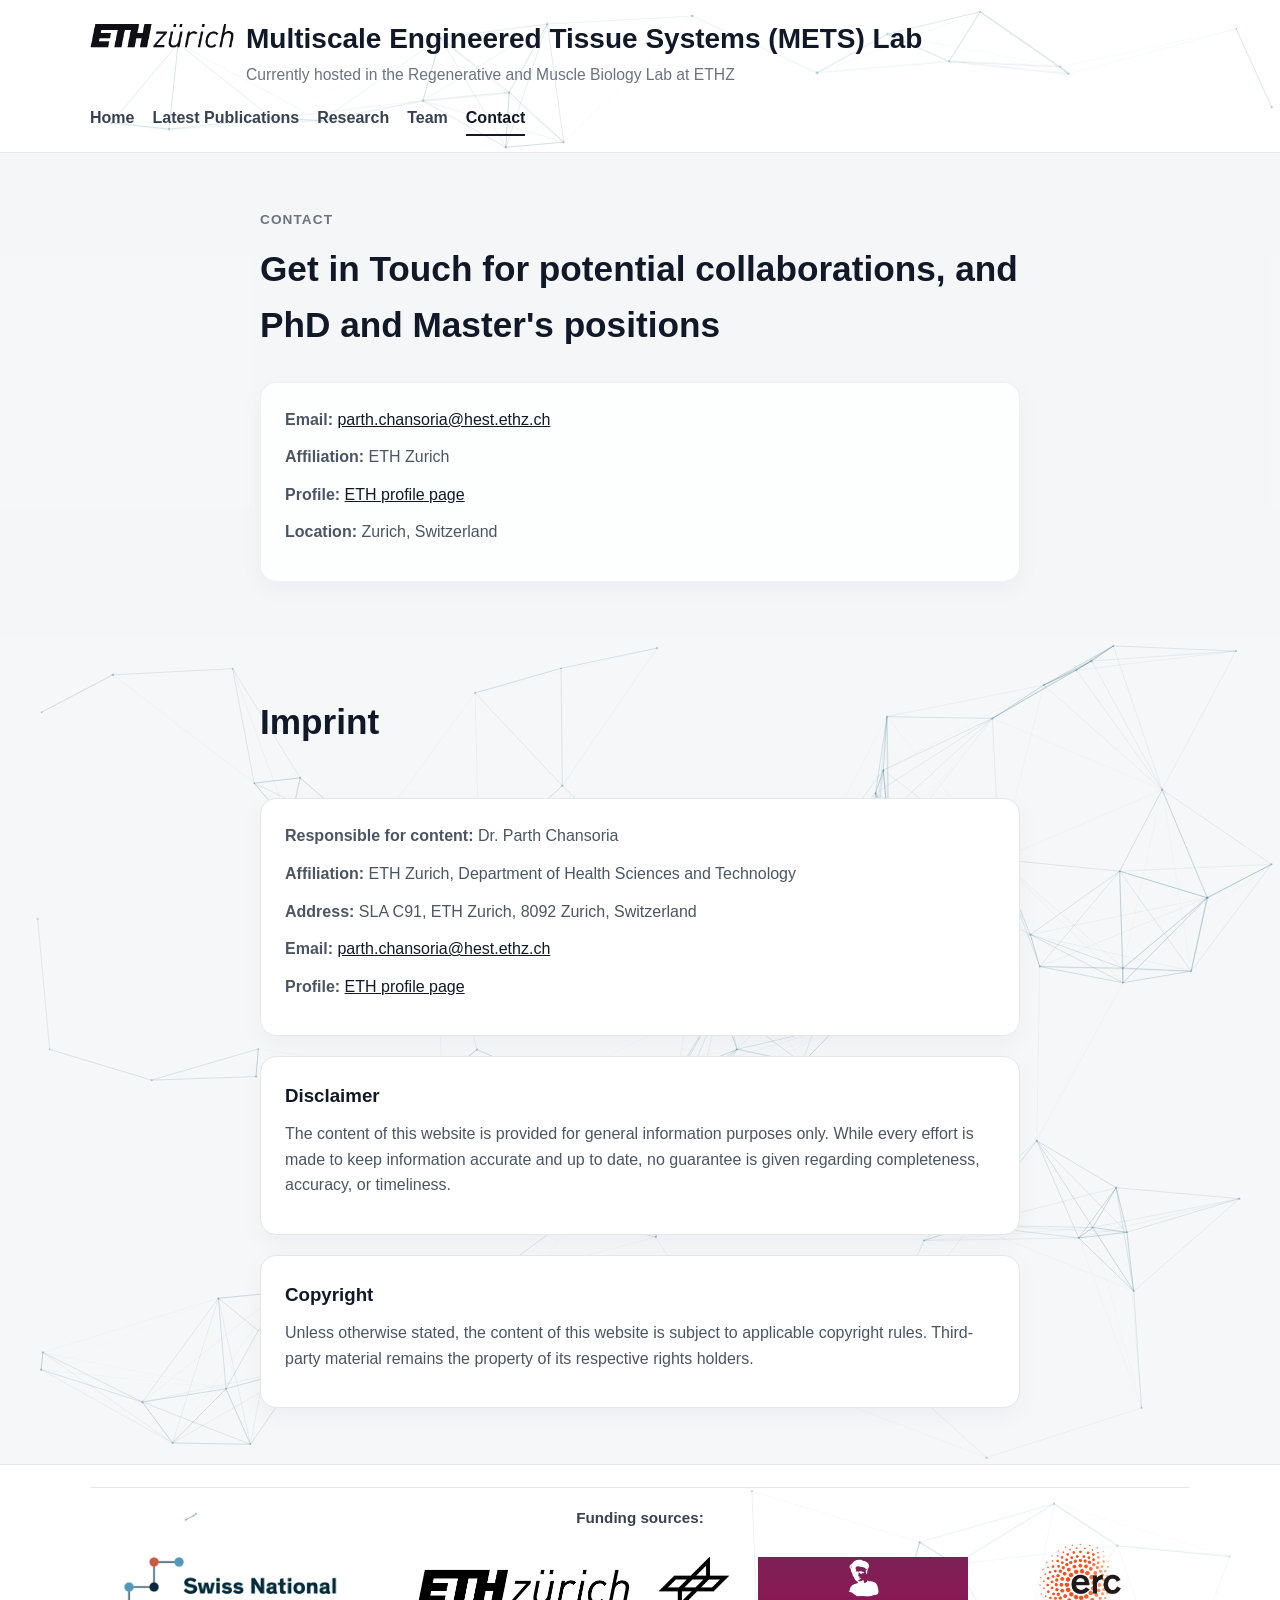
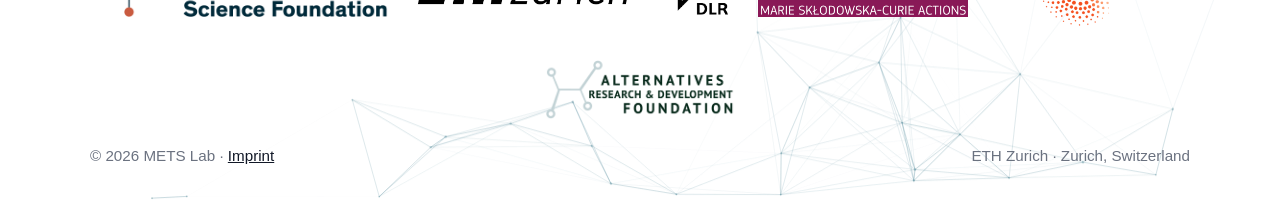
<file: contact.html>
<!DOCTYPE html>
<html lang="en">
<head>
  <meta charset="UTF-8" />
  <meta name="viewport" content="width=device-width, initial-scale=1.0" />
  <title>Contact | METS Lab</title>
  <link rel="stylesheet" href="style.css" />
  <script src="hero-dots.js" defer></script>
  <link rel="icon" type="image/png" sizes="32x32" href="Favicon.png?v=3" />
<link rel="shortcut icon" href="Favicon.png?v=3" />
<link rel="apple-touch-icon" href="Favicon.png?v=3" />
</head>
<body>
  <header class="site-header">
    <div class="container">
      <div class="topbar">
  <img src="ETH_Zürich_Logo_black.svg.png" alt="ETH Zurich logo" class="eth-logo" />
    <div class="brand">
    <h1>Multiscale Engineered Tissue Systems (METS) Lab</h1>
    <p class="tagline">Currently hosted in the Regenerative and Muscle Biology Lab at ETHZ</p>
  </div>
</div>

      <nav class="nav">
        <a href="index.html">Home</a>
        <a href="publications.html">Latest Publications</a>
        <a href="research.html">Research</a>
        <a href="team.html">Team</a>
        <a href="contact.html" class="active">Contact</a>
      </nav>
    </div>
  </header>

<main>
<section class="section section-has-bg">
  <!-- Background Video (plays once and stays on the last frame) -->
  <video class="bg-video" autoplay muted playsinline preload="auto">
    <source src="metslab.mp4" type="video/mp4" />
    Your browser does not support the video tag.
  </video>

  <!-- Semi-transparent overlay -->
  <div class="bg-overlay"></div>

  <!-- Content Layer -->
  <div class="container narrow section-content">
    <p class="eyebrow">Contact</p>
    <h2 class="page-title">Get in Touch for potential collaborations, and PhD and Master's positions</h2>

    <div class="card">
      <p><strong>Email:</strong> <a href="mailto:parth.chansoria@hest.ethz.ch">parth.chansoria@hest.ethz.ch</a></p>
      <p><strong>Affiliation:</strong> ETH Zurich</p>
      <p><strong>Profile:</strong> <a href="https://hest.ethz.ch/en/department/people/people-a-z/personen-detail.parth-chansoria.html" target="_blank" rel="noopener noreferrer">ETH profile page</a></p>
      <p><strong>Location:</strong> Zurich, Switzerland</p>
    </div>
  </div>
</section>
<section class="section" id="imprint">
    <div class="container narrow stack">
      <h2 class="page-title">Imprint</h2>

      <div class="card">
        <p><strong>Responsible for content:</strong> Dr. Parth Chansoria</p>
        <p><strong>Affiliation:</strong> ETH Zurich, Department of Health Sciences and Technology</p>
        <p><strong>Address:</strong> SLA C91, ETH Zurich, 8092 Zurich, Switzerland</p>
        <p><strong>Email:</strong> <a href="mailto:parth.chansoria@hest.ethz.ch">parth.chansoria@hest.ethz.ch</a></p>
        <p><strong>Profile:</strong> <a href="https://hest.ethz.ch/en/department/people/people-a-z/personen-detail.parth-chansoria.html" target="_blank">ETH profile page</a></p>
      </div>

      <div class="card">
        <h3>Disclaimer</h3>
        <p>
          The content of this website is provided for general information purposes only.
          While every effort is made to keep information accurate and up to date, no guarantee
          is given regarding completeness, accuracy, or timeliness.
        </p>
      </div>

      <div class="card">
        <h3>Copyright</h3>
        <p>
          Unless otherwise stated, the content of this website is subject to applicable copyright rules.
          Third-party material remains the property of its respective rights holders.
        </p>
      </div>
    </div>
  </section>
</main>

  <footer class="site-footer">
  <div class="container funding-block">
  <p class="funding-title">Funding sources:</p>
  <div class="funding-row">
    <img src="SNSF-logo.png" alt="SNSF logo" class="funding-logo" />
    <img src="ETH-logo.png" alt="ETH logo" class="funding-logo" />
    <img src="DLR-logo.png" alt="DLR logo" class="funding-logo" />
    <img src="MSCA-logo.png" alt="MSCA logo" class="funding-logo" />
    <img src="erc-logo.png" alt="European Research Council (ERC) logo" class="funding-logo" />
    <img src="ardf-logo.png" alt="Alternatives Research &amp; Development Foundation (ARDF) logo" class="funding-logo" />
  </div>
</div>

  <div class="container footer-row">
    <p>© 2026 METS Lab · <a href="contact.html#imprint">Imprint</a></p>
    <p>ETH Zurich · Zurich, Switzerland</p>
  </div>
</footer>
</body>
</html>
</file>
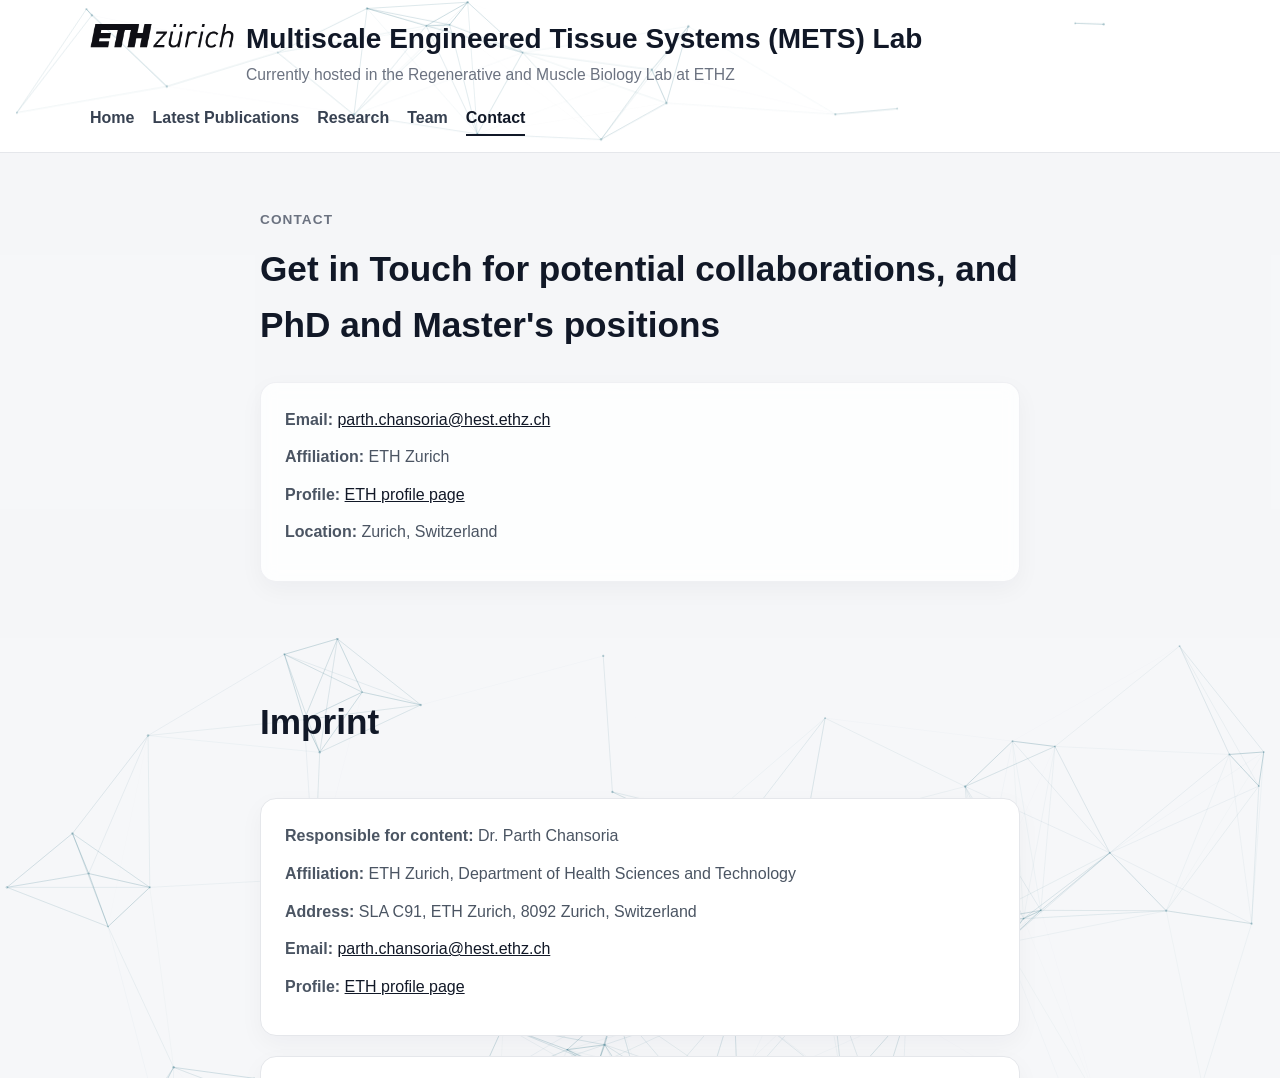
<file: imprint.html>
<!DOCTYPE html><html lang="en"><head><meta charset="UTF-8"><meta name="viewport" content="width=device-width, initial-scale=1"><meta http-equiv="refresh" content="0;url=contact.html#imprint"><title>Imprint | METS Lab</title><link rel="canonical" href="https://www.metslab.org/contact.html#imprint"></head><body><p>The imprint is now on our <a href="contact.html#imprint">Contact page</a>.</p></body></html>
</file>
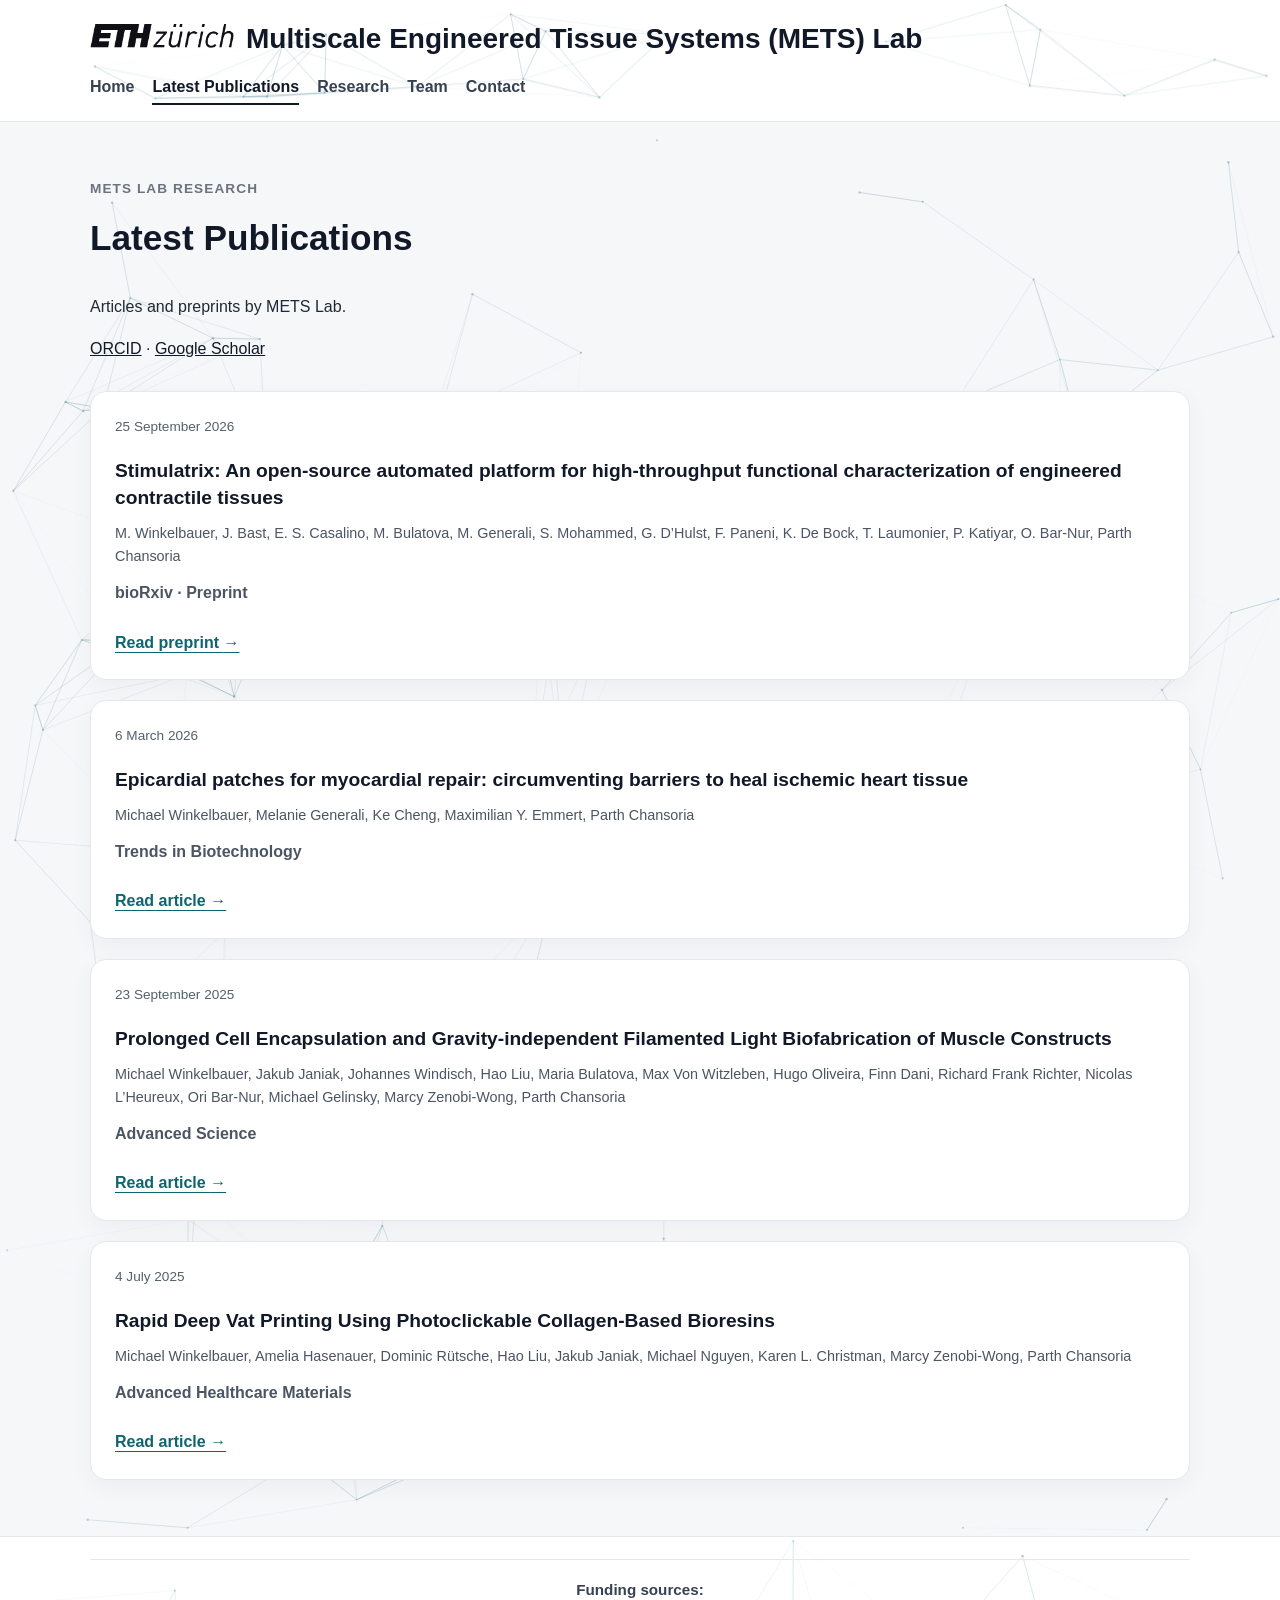
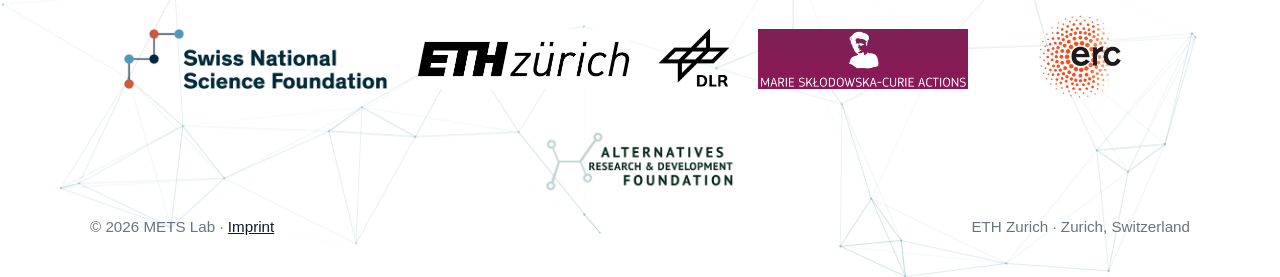
<file: publications.html>
<!DOCTYPE html>
<html lang="en">
<head>
  <meta charset="UTF-8" />
  <meta name="viewport" content="width=device-width, initial-scale=1.0" />
  <title>Latest Publications | METS Lab</title>
  <link rel="stylesheet" href="style.css" />
  <script src="hero-dots.js" defer></script>
   <link rel="icon" type="image/png" sizes="32x32" href="Favicon.png?v=3" />
<link rel="shortcut icon" href="Favicon.png?v=3" />
<link rel="apple-touch-icon" href="Favicon.png?v=3" />
</head>
<body>
  <header class="site-header">
    <div class="container">
      <div class="topbar">
  <img src="ETH_Zürich_Logo_black.svg.png" alt="ETH Zurich logo" class="eth-logo" />
  <div class="brand">
    <h1>Multiscale Engineered Tissue Systems (METS) Lab</h1>
    
  </div>
</div>

      <nav class="nav">
        <a href="index.html">Home</a>
        <a href="publications.html" class="active">Latest Publications</a>
        <a href="research.html">Research</a>
        <a href="team.html">Team</a>
        <a href="contact.html">Contact</a>
      </nav>
    </div>
  </header>

  <main class="section">
  <div class="container">
    <p class="eyebrow">METS Lab research</p>
    <h2 class="page-title">Latest Publications</h2>
    <p class="publication-intro">Articles and preprints by METS Lab.</p>
    <p class="profile-links"><a href="https://orcid.org/0000-0002-6107-6848">ORCID</a> · <a href="https://scholar.google.com/citations?user=t23IbHcAAAAJ&amp;sortby=pubdate">Google Scholar</a></p>
    <div class="stack">
<!-- publications:start -->
<article class="card publication-card">
  <div class="news-meta"><time datetime="2026-09-25">25 September 2026</time></div>
  <h3><a href="https://doi.org/10.64898/2026.09.24.750079">Stimulatrix: An open-source automated platform for high-throughput functional characterization of engineered contractile tissues</a></h3>
  <p class="publication-authors">M. Winkelbauer, J. Bast, E. S. Casalino, M. Bulatova, M. Generali, S. Mohammed, G. D’Hulst, F. Paneni, K. De Bock, T. Laumonier, P. Katiyar, O. Bar-Nur, Parth Chansoria</p>
  <p><strong>bioRxiv · Preprint</strong></p>
  <a class="news-link" href="https://doi.org/10.64898/2026.09.24.750079">Read preprint <span aria-hidden="true">&rarr;</span></a>
</article>
<article class="card publication-card">
  <div class="news-meta"><time datetime="2026-03-06">6 March 2026</time></div>
  <h3><a href="https://doi.org/10.1016/j.tibtech.2026.01.014">Epicardial patches for myocardial repair: circumventing barriers to heal ischemic heart tissue</a></h3>
  <p class="publication-authors">Michael Winkelbauer, Melanie Generali, Ke Cheng, Maximilian Y. Emmert, Parth Chansoria</p>
  <p><strong>Trends in Biotechnology</strong></p>
  <a class="news-link" href="https://doi.org/10.1016/j.tibtech.2026.01.014">Read article <span aria-hidden="true">&rarr;</span></a>
</article>
<article class="card publication-card">
  <div class="news-meta"><time datetime="2025-09-23">23 September 2025</time></div>
  <h3><a href="https://doi.org/10.1002/advs.202512727">Prolonged Cell Encapsulation and Gravity‐independent Filamented Light Biofabrication of Muscle Constructs</a></h3>
  <p class="publication-authors">Michael Winkelbauer, Jakub Janiak, Johannes Windisch, Hao Liu, Maria Bulatova, Max Von Witzleben, Hugo Oliveira, Finn Dani, Richard Frank Richter, Nicolas L’Heureux, Ori Bar‐Nur, Michael Gelinsky, Marcy Zenobi‐Wong, Parth Chansoria</p>
  <p><strong>Advanced Science</strong></p>
  <a class="news-link" href="https://doi.org/10.1002/advs.202512727">Read article <span aria-hidden="true">&rarr;</span></a>
</article>
<article class="card publication-card">
  <div class="news-meta"><time datetime="2025-07-04">4 July 2025</time></div>
  <h3><a href="https://doi.org/10.1002/adhm.202405105">Rapid Deep Vat Printing Using Photoclickable Collagen‐Based Bioresins</a></h3>
  <p class="publication-authors">Michael Winkelbauer, Amelia Hasenauer, Dominic Rütsche, Hao Liu, Jakub Janiak, Michael Nguyen, Karen L. Christman, Marcy Zenobi‐Wong, Parth Chansoria</p>
  <p><strong>Advanced Healthcare Materials</strong></p>
  <a class="news-link" href="https://doi.org/10.1002/adhm.202405105">Read article <span aria-hidden="true">&rarr;</span></a>
</article>
<!-- publications:end -->
    </div>
  </div>
</main>

  <footer class="site-footer">
  <div class="container funding-block">
  <p class="funding-title">Funding sources:</p>
  <div class="funding-row">
    <img src="SNSF-logo.png" alt="SNSF logo" class="funding-logo" />
    <img src="ETH-logo.png" alt="ETH logo" class="funding-logo" />
    <img src="DLR-logo.png" alt="DLR logo" class="funding-logo" />
    <img src="MSCA-logo.png" alt="MSCA logo" class="funding-logo" />
    <img src="erc-logo.png" alt="European Research Council (ERC) logo" class="funding-logo" />
    <img src="ardf-logo.png" alt="Alternatives Research &amp; Development Foundation (ARDF) logo" class="funding-logo" />
  </div>
</div>

  <div class="container footer-row">
    <p>© 2026 METS Lab · <a href="contact.html#imprint">Imprint</a></p>
    <p>ETH Zurich · Zurich, Switzerland</p>
  </div>
</footer>
</body>
</html>
</file>
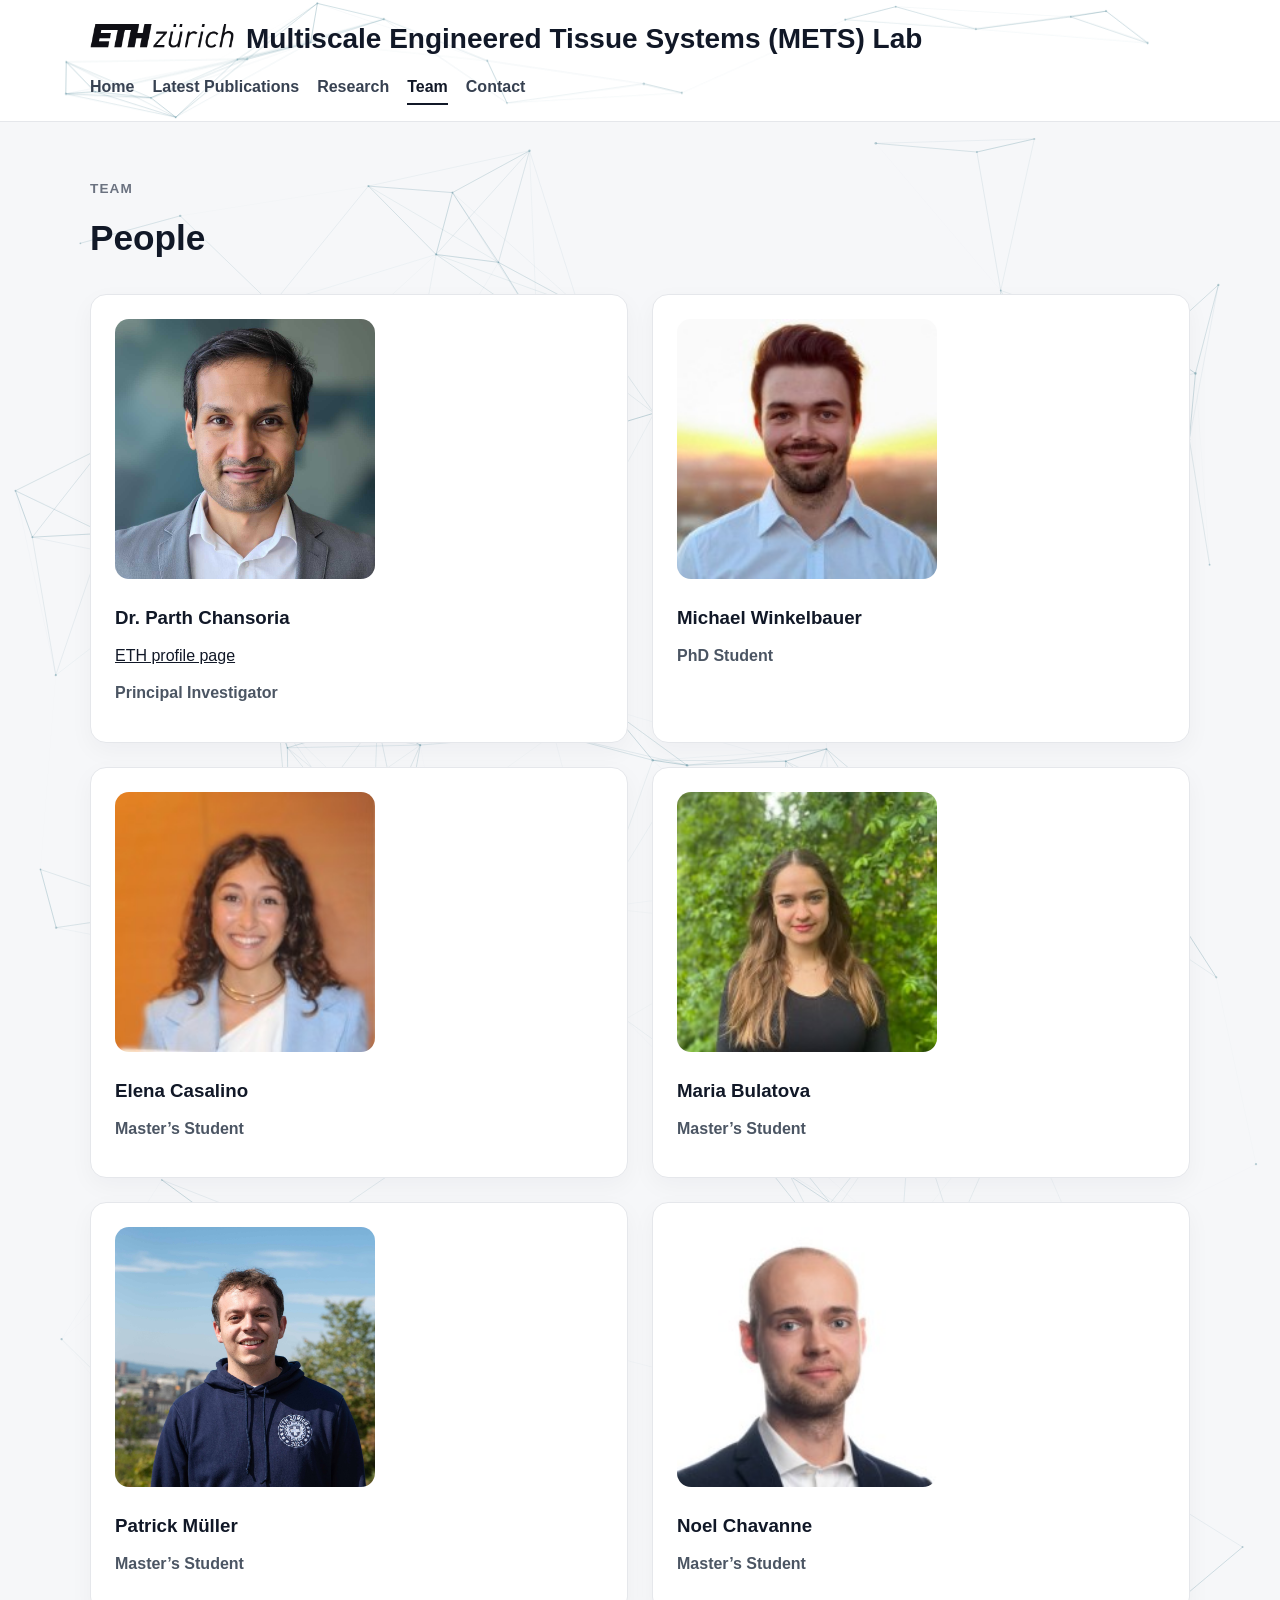
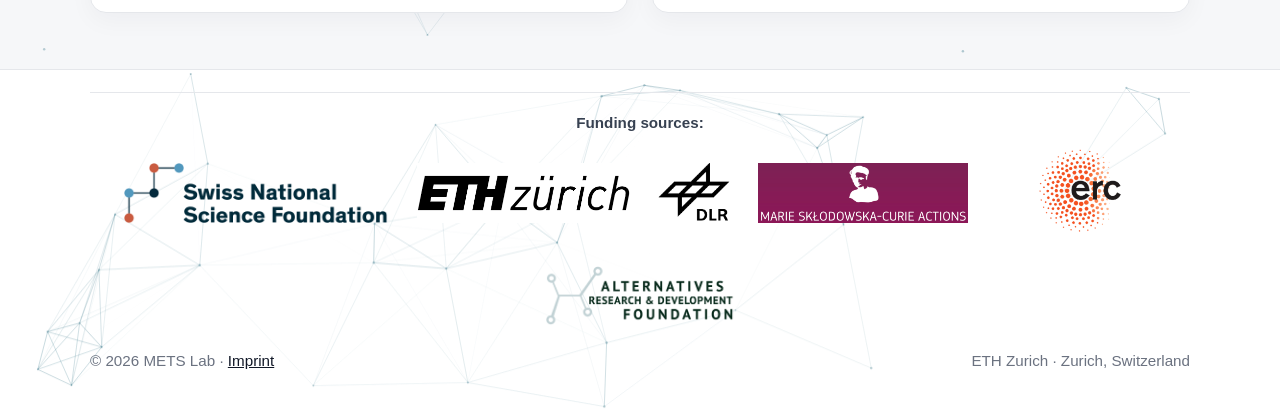
<file: team.html>
<!DOCTYPE html>
<html lang="en">
<head>
  <meta charset="UTF-8" />
  <meta name="viewport" content="width=device-width, initial-scale=1.0" />
  <title>Team | METS Lab</title>
  <link rel="stylesheet" href="style.css" />
  <script src="hero-dots.js" defer></script>
   <link rel="icon" type="image/png" sizes="32x32" href="Favicon.png?v=3" />
<link rel="shortcut icon" href="Favicon.png?v=3" />
<link rel="apple-touch-icon" href="Favicon.png?v=3" />
</head>
<body>
  <header class="site-header">
    <div class="container">
      <div class="topbar">
  <img src="ETH_Zürich_Logo_black.svg.png" alt="ETH Zurich logo" class="eth-logo" />
   <div class="brand">
    <h1>Multiscale Engineered Tissue Systems (METS) Lab</h1>
      </div>
</div>

      <nav class="nav">
        <a href="index.html">Home</a>
        <a href="publications.html">Latest Publications</a>
        <a href="research.html">Research</a>
        <a href="team.html" class="active">Team</a>
        <a href="contact.html">Contact</a>
      </nav>
    </div>
  </header>

  <main class="section">
    <div class="container">
      <p class="eyebrow">Team</p>
      <h2 class="page-title">People</h2>

      <div class="team-grid">
        <article class="team-card">
          <img src="Parth-photo.jpg" alt="Parth Chansoria" class="team-photo" />
          <h3>Dr. Parth Chansoria</h3>
          <p><a href="https://hest.ethz.ch/en/department/people/people-a-z/personen-detail.parth-chansoria.html" target="_blank">ETH profile page</a></p>
          <p class="role">Principal Investigator</p>
        </article>

        <article class="team-card">
          <img src="Michael-photo.jpg" alt="Michael Winkelbauer" class="team-photo" />
          <h3>Michael Winkelbauer</h3>
          <p class="role">PhD Student</p>
        </article>

        <article class="team-card">
          <img src="Elena-photo.jpg" alt="Elena Casalino" class="team-photo" />
          <h3>Elena Casalino</h3>
          <p class="role">Master’s Student</p>
        </article>

        <article class="team-card">
          <img src="Maria-photo.jpg" alt="Maria Bulatova" class="team-photo" />
          <h3>Maria Bulatova</h3>
          <p class="role">Master’s Student</p>
        </article>

        <article class="team-card">
          <img src="Patrick-photo.jpg" alt="Patrick Müller" class="team-photo" />
          <h3>Patrick Müller</h3>
          <p class="role">Master’s Student</p>
        </article>

        <article class="team-card">
          <img src="Noel-photo.jpg" alt="Noel Chavanne" class="team-photo" />
          <h3>Noel Chavanne</h3>
          <p class="role">Master’s Student</p>
        </article>
      </div>

      
    </div>
  </main>

  <footer class="site-footer">
  <div class="container funding-block">
  <p class="funding-title">Funding sources:</p>
  <div class="funding-row">
    <img src="SNSF-logo.png" alt="SNSF logo" class="funding-logo" />
    <img src="ETH-logo.png" alt="ETH logo" class="funding-logo" />
    <img src="DLR-logo.png" alt="DLR logo" class="funding-logo" />
    <img src="MSCA-logo.png" alt="MSCA logo" class="funding-logo" />
    <img src="erc-logo.png" alt="European Research Council (ERC) logo" class="funding-logo" />
    <img src="ardf-logo.png" alt="Alternatives Research &amp; Development Foundation (ARDF) logo" class="funding-logo" />
  </div>
</div>

  <div class="container footer-row">
    <p>© 2026 METS Lab · <a href="contact.html#imprint">Imprint</a></p>
    <p>ETH Zurich · Zurich, Switzerland</p>
  </div>
</footer>
</body>
</html>
</file>
<file: style.css>
* {
  box-sizing: border-box;
}

html {
  scroll-behavior: smooth;
}

body {
  margin: 0;
  font-family: Arial, Helvetica, sans-serif;
  line-height: 1.6;
  color: #1f2937;
  background: #f6f7f9;
}

.container {
  width: min(1100px, 92%);
  margin: 0 auto;
}

.narrow {
  width: min(760px, 100%);
}

.site-header {
  background: #ffffff;
  border-bottom: 1px solid #e5e7eb;
  padding: 22px 0 16px;
}

.topbar {
  display: flex;
  align-items: flex-start;
  gap: 12px;
}

.eth-logo {
  height: 24px;
  width: auto;
  display: block;
  object-fit: contain;
  margin-top: 2px;
  flex-shrink: 0;
}

.mets-logo {
  height: 64px;
  width: auto;
  display: block;
  object-fit: contain;
  margin-top: 2px;
  flex-shrink: 0;
}

.brand h1 {
  margin: 0;
  font-size: 1.75rem;
  line-height: 1.2;
  color: #111827;
}

.tagline {
  margin: 6px 0 0;
  color: #6b7280;
  font-size: 0.98rem;
}

.nav {
  margin-top: 18px;
  display: flex;
  flex-wrap: wrap;
  gap: 18px;
}

.nav a {
  text-decoration: none;
  color: #374151;
  font-weight: 600;
  padding-bottom: 4px;
  border-bottom: 2px solid transparent;
}

.nav a:hover,
.nav a.active {
  color: #111827;
  border-bottom-color: #111827;
}

.hero {
  position: relative;
  width: 100%;
  padding: 110px 0 90px; /* Increased top/bottom padding gives the video vertical breathing room */
  min-height: 540px;    /* Taller frame reveals much more of the video's vertical area */
  display: flex;
  align-items: center;
  overflow: hidden;
  background: #f6f7f9;
}

.dot-region {
  position: relative;
  isolation: isolate;
}

.dot-region > :not(.site-dots) {
  position: relative;
  z-index: 1;
}

.site-dots {
  position: absolute;
  inset: 0;
  width: 100%;
  height: 100%;
  pointer-events: none;
  z-index: 0;
}

.button:focus-visible {
  outline: 3px solid #147f91;
  outline-offset: 4px;
}

.hero-video {
  position: absolute;
  top: 50%;
  left: 50%;
  width: 100%;
  height: 100%;
  min-width: 100%;
  min-height: 100%;
  object-fit: cover;
  transform: translate(-50%, -50%); /* Removed scale() so video expands edge-to-edge */
  z-index: 1;
}

.hero-overlay {
  position: absolute;
  top: 0;
  left: 0;
  width: 100%;
  height: 100%;
  background: rgba(246, 247, 249, 0.60);
  z-index: 2;
}

.hero-content {
  position: relative;
  z-index: 3;
}

.eyebrow {
  margin: 0 0 10px;
  font-size: 0.85rem;
  text-transform: uppercase;
  letter-spacing: 0.08em;
  color: #6b7280;
  font-weight: 700;
}

.hero h2 {
  margin: 0;
  font-size: clamp(1.6rem, 3vw, 2.6rem);
  line-height: 1.18;
  max-width: 900px;
  color: #111827;
}

.hero-text {
  margin: 18px 0 0;
  font-size: 1.08rem;
  max-width: 760px;
  color: #4b5563;
}

.hero-actions {
  margin-top: 28px;
  display: flex;
  flex-wrap: wrap;
  gap: 14px;
}

.button {
  display: inline-block;
  padding: 12px 18px;
  border-radius: 999px;
  text-decoration: none;
  font-weight: 700;
  transition: 0.2s ease;
}

.button.primary {
  background: #111827;
  color: #ffffff;
}

.button.primary:hover {
  background: #000000;
}

.button.secondary {
  background: #ffffff;
  color: #111827;
  border: 1px solid #d1d5db;
}

.button.secondary:hover {
  background: #f3f4f6;
}

.section {
  padding: 56px 0;
}

.page-title {
  margin: 0 0 28px;
  font-size: 2.2rem;
  color: #111827;
}

.grid-3 {
  display: grid;
  grid-template-columns: repeat(3, 1fr);
  gap: 22px;
}

.news-section {
  background: #edf4f5;
  border-top: 1px solid #dce8ea;
  border-bottom: 1px solid #dce8ea;
  scroll-margin-top: 24px;
}

.news-grid {
  display: flex;
  gap: 22px;
  overflow-x: auto;
  scroll-snap-type: x mandatory;
  scrollbar-color: #7da7b1 #dce8ea;
  scrollbar-width: thin;
  padding: 4px 2px 18px;
}

.news-card {
  display: flex;
  flex-direction: column;
  border-top: 3px solid #168c9b;
  flex: 0 0 calc((100% - 22px) / 2);
  scroll-snap-align: start;
}

.section-heading { display: flex; align-items: center; justify-content: space-between; gap: 20px; margin-bottom: 24px; }
.section-heading .page-title { margin-bottom: 0; }
.section-heading .news-link { margin-top: 0; padding-top: 0; }
.carousel-controls { display: flex; gap: 10px; }
.carousel-button { width: 44px; height: 44px; border: 1px solid #b7cdd2; background: #fff; color: #0d6570; border-radius: 50%; font-size: 1.25rem; cursor: pointer; }
.carousel-button:disabled { opacity: 0.35; cursor: default; }
.carousel-button:focus-visible, .news-grid:focus-visible { outline: 2px solid #147f91; outline-offset: 4px; }
.publication-grid { display: grid; grid-template-columns: repeat(3, minmax(0, 1fr)); gap: 22px; }
.publication-card { display: flex; flex-direction: column; }
.publication-card h3 { font-size: 1.2rem; line-height: 1.4; }
.publication-card h3 a { text-decoration: none; }
.publication-authors { font-size: 0.9rem; }
.publication-intro { max-width: 760px; }
.profile-links { margin-bottom: 30px; }
#imprint { scroll-margin-top: 24px; }

@media (max-width: 700px) {
  .news-card { flex-basis: 88%; }
  .publication-grid { grid-template-columns: 1fr; }
  .section-heading { align-items: flex-start; }
  .section-heading > .news-link { max-width: 120px; font-size: 0.9rem; }
}

.news-meta {
  display: flex;
  align-items: center;
  flex-wrap: wrap;
  gap: 12px;
  margin-bottom: 20px;
  color: #52616a;
  font-size: 0.85rem;
}

.grant-badge {
  padding: 4px 10px;
  border-radius: 6px;
  color: #0d6570;
  background: #e3f2f3;
  font-weight: 700;
  letter-spacing: 0.04em;
}

.news-card h3 {
  font-size: 1.35rem;
  line-height: 1.35;
  margin-bottom: 16px;
}

.news-link {
  margin-top: auto;
  padding-top: 12px;
  color: #0d6570;
  font-weight: 700;
  text-underline-offset: 4px;
}

.stack {
  display: grid;
  gap: 20px;
}

.card,
.team-card {
  background: #ffffff;
  border: 1px solid #e5e7eb;
  border-radius: 16px;
  padding: 24px;
  box-shadow: 0 8px 24px rgba(17, 24, 39, 0.04);
}

.card h3,
.team-card h3 {
  margin-top: 0;
  margin-bottom: 10px;
  color: #111827;
}

.card p,
.team-card p {
  margin: 0 0 12px;
  color: #4b5563;
}

.team-grid {
  display: grid;
  grid-template-columns: repeat(2, 1fr);
  gap: 24px;
}

.team-photo {
  width: 100%;
  max-width: 260px;
  aspect-ratio: 1 / 1;
  object-fit: cover;
  border-radius: 14px;
  margin-bottom: 16px;
}

.role {
  font-weight: 600;
  color: #6b7280;
}

.site-footer {
  background: #ffffff;
  border-top: 1px solid #e5e7eb;
  padding: 22px 0;
  color: #6b7280;
  font-size: 0.95rem;
}

.footer-row {
  display: flex;
  justify-content: space-between;
  gap: 16px;
  flex-wrap: wrap;
}

a {
  color: #111827;
}

a:hover {
  opacity: 0.8;
}

@media (max-width: 900px) {
  .grid-3,
  .team-grid {
    grid-template-columns: 1fr;
  }

  .hero {
    padding: 56px 0 40px;
  }

  .topbar {
    flex-direction: column;
    align-items: flex-start;
  }

  .eth-logo {
  height: 24px;
  width: auto;
  display: block;
  object-fit: contain;
  margin-top: 4px;
  margin-bottom: 32px;
  flex-shrink: 0;
}
}
.research-tabs {
  display: flex;
  flex-wrap: wrap;
  gap: 12px;
  margin-bottom: 28px;
}

.tab-button {
  border: 1px solid #d1d5db;
  background: #ffffff;
  color: #111827;
  padding: 12px 18px;
  border-radius: 999px;
  font-weight: 700;
  cursor: pointer;
  transition: 0.2s ease;
}

.tab-button:hover {
  background: #f3f4f6;
}

.tab-button.active {
  background: #111827;
  color: #ffffff;
  border-color: #111827;
}

.tab-content {
  display: none;
}

.tab-content.active {
  display: block;
}

.publication-list {
  margin: 0;
  padding-left: 20px;
}

.publication-list li {
  margin-bottom: 14px;
  color: #4b5563;
}

.publication-list a {
  font-weight: 600;
}
.section-top {
  margin-top: 48px;
  margin-bottom: 20px;
}

.section-top h3 {
  margin: 0;
  font-size: 1.6rem;
  color: #111827;
}

.funding-block {
  padding: 18px 0 8px;
  border-top: 1px solid #e5e7eb;
}

.funding-title {
  margin: 0 0 12px;
  text-align: center;
  font-weight: 700;
  color: #374151;
}

.funding-row {
  display: flex;
  justify-content: center;
  align-items: center;
  flex-wrap: wrap;
  gap: 28px;
}

.funding-logo {
  height: 60px;
  width: auto;
  object-fit: contain;
  display: block;
}
.funding-logo[src="erc-logo.png"] {
  height: 90px;
}

.content-logo {
  height: 64px;
  width: auto;
  max-width: 100%;
  object-fit: contain;
  object-position: left;
  display: block;
  margin-bottom: 24px;
}
/* Shared Background Section Styling */
.section-has-bg {
  position: relative;
  overflow: hidden;
  background: #f6f7f9;
}

/* Contact Page Video Background */
.bg-video {
  position: absolute;
  top: 50%;
  left: 50%;
  width: 100%;
  height: 100%;
  min-width: 100%;
  min-height: 100%;
  object-fit: cover;
  transform: translate(-50%, -50%);
  z-index: 1;
}

/* Research Page Image Background - Fixed scaling across tab switching */
.research-bg {
  background-image: url('Research.png');
  background-size: cover;
  background-position: center top;
  background-repeat: no-repeat;
  background-attachment: fixed; /* Prevents background scale jumping when switching tabs */
}

/* Semi-transparent frosted card style over video & image backgrounds */
.section-has-bg .card {
  background: rgba(255, 255, 255, 0.82); /* 82% white opacity allows background to show through */
  backdrop-filter: blur(8px); /* Frosted-glass effect for clean contrast */
  border: 1px solid rgba(229, 231, 235, 0.6);
}

/* 0.6 Light Overlay for Crisp Content Readability */
.bg-overlay {
  position: absolute;
  top: 0;
  left: 0;
  width: 100%;
  height: 100%;
  background: rgba(246, 247, 249, 0.6);
  z-index: 2;
}

/* Ensures text, cards, and tabs sit above video/image overlay */
.section-content {
  position: relative;
  z-index: 3;
}

/* Expandable Cards on Home Page */
.expandable-card {
  align-self: start;
  text-align: center; /* Center-aligns title and description inside the box */
  transition: transform 0.3s ease, box-shadow 0.3s ease;
  overflow: hidden;
}

.expandable-card h3 {
  margin-bottom: 0;
  text-align: center;
  transition: margin-bottom 0.3s ease;
}

.expandable-card:hover h3 {
  margin-bottom: 12px;
}

/* Initially hides card content body */
.card-content {
  max-height: 0;
  opacity: 0;
  overflow: hidden;
  transition: max-height 0.4s ease-in-out, opacity 0.3s ease-in-out;
}

/* Smooth expansion on hover */
.expandable-card:hover .card-content {
  max-height: 200px;
  opacity: 1;
}

/* Bottom-right aligned "Read more..." link */
.read-more {
  display: block;
  text-align: right;
  font-weight: 700;
  font-size: 0.9rem;
  color: #111827;
  text-decoration: none;
  margin-top: 10px;
  transition: color 0.2s ease, transform 0.2s ease;
}

.read-more:hover {
  color: #2563eb;
  transform: translateX(3px); /* Subtle rightward movement on hover */
}
</file>
